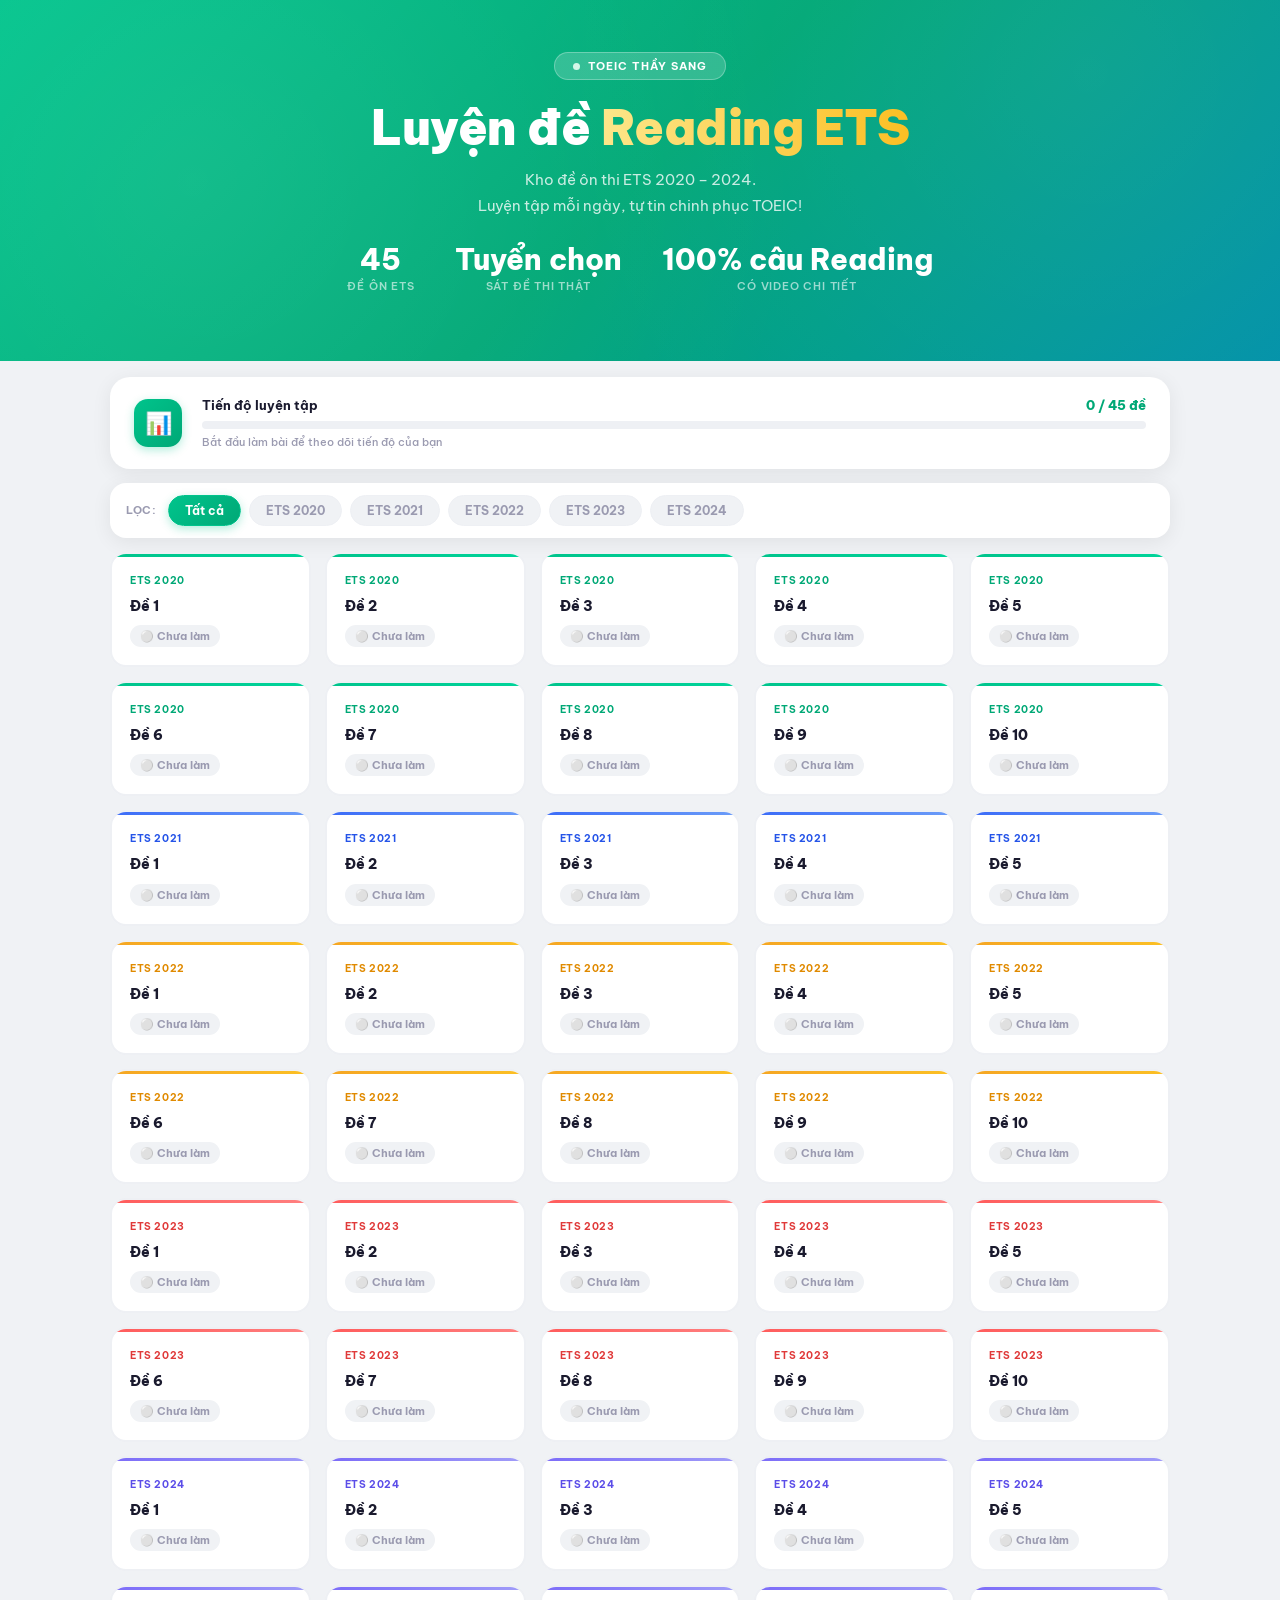
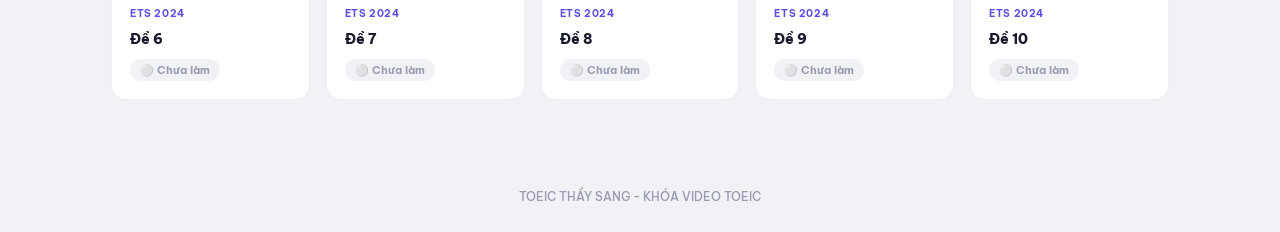
<file: index.html>
<!DOCTYPE html>
<html lang="vi">
<head>
  <meta charset="UTF-8"/>
  <meta name="viewport" content="width=device-width, initial-scale=1.0"/>
  <title>Luyện đề Reading ETS</title>
  <link href="https://fonts.googleapis.com/css2?family=Be+Vietnam+Pro:wght@300;400;500;600;700;800;900&display=swap" rel="stylesheet"/>
  <style>
    *, *::before, *::after { box-sizing: border-box; margin: 0; padding: 0; }

    body {
      font-family: 'Be Vietnam Pro', 'Segoe UI', sans-serif;
      background: #f0f2f5;
      color: #1a1a2e;
      min-height: 100vh;
    }

    /* ===== HERO ===== */
    .hero {
      background: linear-gradient(135deg, #00c48c 0%, #00a876 50%, #0091a8 100%);
      padding: 52px 24px 68px;
      text-align: center;
      position: relative;
      overflow: hidden;
    }

    .hero::before {
      content: '';
      position: absolute;
      inset: 0;
      background-image:
        radial-gradient(circle at 15% 50%, rgba(255,255,255,0.08) 0%, transparent 55%),
        radial-gradient(circle at 85% 20%, rgba(255,255,255,0.06) 0%, transparent 50%);
    }

    .hero-inner { position: relative; z-index: 1; max-width: 620px; margin: 0 auto; }

    .hero-badge {
      display: inline-flex;
      align-items: center;
      gap: 8px;
      background: rgba(255,255,255,0.18);
      border: 1px solid rgba(255,255,255,0.28);
      border-radius: 100px;
      padding: 6px 18px;
      font-size: 11px;
      font-weight: 700;
      color: #fff;
      letter-spacing: 1px;
      text-transform: uppercase;
      margin-bottom: 20px;
    }

    .hero-badge .dot {
      width: 7px; height: 7px;
      background: #d4f7e8;
      border-radius: 50%;
      animation: pulse 2s infinite;
    }

    @keyframes pulse {
      0%,100%{opacity:1;transform:scale(1)}
      50%{opacity:.5;transform:scale(1.4)}
    }

    .hero h1 {
      font-size: clamp(1.9rem, 5vw, 3rem);
      font-weight: 900;
      color: #fff;
      line-height: 1.15;
      letter-spacing: -0.5px;
      margin-bottom: 12px;
    }

    .hero h1 .hl {
      background: linear-gradient(90deg, #fde68a, #fbbf24);
      -webkit-background-clip: text;
      -webkit-text-fill-color: transparent;
      background-clip: text;
    }

    .hero p { font-size: 15px; color: rgba(255,255,255,0.78); line-height: 1.7; }

    .hero-stats { display: flex; justify-content: center; gap: 40px; margin-top: 28px; }
    .hero-stat .num { font-size: 1.8rem; font-weight: 800; color: #fff; line-height: 1; }
    .hero-stat .lbl { font-size: 11px; font-weight: 600; color: rgba(255,255,255,.6); margin-top: 4px; text-transform: uppercase; letter-spacing: .8px; }

    /* ===== MAIN ===== */
    .main { max-width: 1100px; margin: 16px auto 60px; padding: 0 20px; }

    /* ===== PROGRESS ===== */
    .prog-card {
      background: #fff;
      border-radius: 20px;
      padding: 20px 24px;
      margin-bottom: 14px;
      box-shadow: 0 4px 20px rgba(0,0,0,.07);
      display: flex;
      align-items: center;
      gap: 20px;
    }

    .prog-icon {
      width: 48px; height: 48px;
      border-radius: 14px;
      background: linear-gradient(135deg, #00c48c, #00a876);
      display: flex; align-items: center; justify-content: center;
      font-size: 22px; flex-shrink: 0;
      box-shadow: 0 3px 10px rgba(0,196,140,.3);
    }

    .prog-info { flex: 1; min-width: 0; }

    .prog-top {
      display: flex;
      justify-content: space-between;
      align-items: center;
      margin-bottom: 8px;
    }

    .prog-title { font-size: 13px; font-weight: 700; color: #1a1a2e; }
    .prog-num   { font-size: 13px; font-weight: 800; color: #00a876; }

    .prog-bar {
      width: 100%; height: 8px;
      background: #eef0f4;
      border-radius: 99px;
      overflow: hidden;
    }

    .prog-fill {
      height: 100%;
      border-radius: 99px;
      background: linear-gradient(90deg, #00c48c, #00d49a);
      transition: width .5s ease;
      width: 0%;
    }

    .prog-sub { font-size: 11px; color: #9a9ab0; margin-top: 6px; font-weight: 500; }

    /* ===== CHIP BAR ===== */
    .chip-bar {
      background: #fff;
      border-radius: 16px;
      padding: 12px 16px;
      margin-bottom: 14px;
      box-shadow: 0 4px 20px rgba(0,0,0,.07);
      display: flex;
      gap: 8px;
      flex-wrap: wrap;
      align-items: center;
    }

    .chip-lbl { font-size: 11px; font-weight: 700; color: #9a9ab0; text-transform: uppercase; letter-spacing: .5px; margin-right: 4px; }

    .chip {
      padding: 7px 16px;
      border-radius: 99px;
      border: 1.5px solid #eef0f4;
      background: #f0f2f5;
      font-size: 12px;
      font-weight: 700;
      color: #9a9ab0;
      cursor: pointer;
      transition: all .18s;
      font-family: inherit;
    }

    .chip:hover { border-color: #00c48c; color: #00a876; background: #e6faf4; }

    .chip.on {
      background: linear-gradient(135deg, #00c48c, #00a876);
      color: #fff;
      border-color: #00c48c;
      box-shadow: 0 3px 10px rgba(0,196,140,.3);
    }

    /* ===== TILE GRID ===== */
    .tile-grid { display: grid; grid-template-columns: repeat(5, 1fr); gap: 14px; }

    .tile {
      background: #fff;
      border-radius: 16px;
      border: 2px solid #eef0f4;
      padding: 20px 18px 18px;
      text-decoration: none;
      display: flex;
      flex-direction: column;
      gap: 10px;
      transition: all .2s;
      position: relative;
      overflow: hidden;
    }

    .tile::before {
      content: '';
      position: absolute;
      top: 0; left: 0; right: 0;
      height: 3px;
    }

    .tile[data-year="2020"]::before { background: linear-gradient(90deg,#00c48c,#00d49a); }
    .tile[data-year="2021"]::before { background: linear-gradient(90deg,#3b6cf8,#6b9cf8); }
    .tile[data-year="2022"]::before { background: linear-gradient(90deg,#f5a623,#fbbf24); }
    .tile[data-year="2023"]::before { background: linear-gradient(90deg,#ff5c5c,#ff8080); }
    .tile[data-year="2024"]::before { background: linear-gradient(90deg,#7c6cf8,#a09cf8); }

    .tile:hover { transform: translateY(-3px); box-shadow: 0 8px 24px rgba(0,0,0,.1); }

    .tile[data-year="2020"]:hover { border-color: #00c48c; }
    .tile[data-year="2021"]:hover { border-color: #3b6cf8; }
    .tile[data-year="2022"]:hover { border-color: #f5a623; }
    .tile[data-year="2023"]:hover { border-color: #ff5c5c; }
    .tile[data-year="2024"]:hover { border-color: #7c6cf8; }

    .tile.hidden { display: none; }

    .tile-year { font-size: 10px; font-weight: 700; text-transform: uppercase; letter-spacing: .6px; }
    .tile[data-year="2020"] .tile-year { color: #00a876; }
    .tile[data-year="2021"] .tile-year { color: #2554e8; }
    .tile[data-year="2022"] .tile-year { color: #e08a00; }
    .tile[data-year="2023"] .tile-year { color: #e03a3a; }
    .tile[data-year="2024"] .tile-year { color: #5b4de8; }

    .tile-name { font-size: 14px; font-weight: 800; color: #1a1a2e; line-height: 1.3; }

    .tile-badge {
      display: inline-flex;
      align-items: center;
      gap: 5px;
      padding: 4px 10px;
      border-radius: 99px;
      font-size: 11px;
      font-weight: 700;
      cursor: pointer;
      width: fit-content;
      user-select: none;
      border: none;
      font-family: inherit;
      transition: all .18s;
    }

    .tile-badge:hover { opacity: .8; transform: scale(1.05); }
    .tile-badge.chua   { background: #f0f2f5; color: #9a9ab0; }
    .tile-badge.done   { background: #e6faf4; color: #00a876; }
    .tile-badge.review { background: #fff8e6; color: #e08a00; }

    /* ===== FOOTER ===== */
    .footer { text-align: center; padding: 28px 24px; font-size: 12px; color: #9a9ab0; font-weight: 500; }

    /* ===== RESPONSIVE ===== */
    @media (max-width: 680px) {
      .hero { padding: 40px 20px 80px; }
      .hero-stats { gap: 24px; }
      .prog-card { flex-direction: column; align-items: flex-start; gap: 12px; }
      .tile-grid { grid-template-columns: repeat(auto-fill, minmax(140px, 1fr)); gap: 10px; }
    }

    @media (max-width: 380px) {
      .tile-grid { grid-template-columns: repeat(2, 1fr); }
    }
  </style>
</head>
<body>

<div class="hero">
  <div class="hero-inner">
    <div class="hero-badge"><span class="dot"></span>TOEIC THẦY SANG</div>
    <h1>Luyện đề <span class="hl">Reading ETS</span></h1>
    <p>Kho đề ôn thi ETS 2020 – 2024.<br>Luyện tập mỗi ngày, tự tin chinh phục TOEIC!</p>
    <div class="hero-stats">
      <div class="hero-stat"><div class="num">45</div><div class="lbl">Đề ôn ETS</div></div>
      <div class="hero-stat"><div class="num">Tuyển chọn</div><div class="lbl">Sát đề thi thật</div></div>
      <div class="hero-stat"><div class="num">100% câu Reading</div><div class="lbl">Có video chi tiết</div></div>
    </div>
  </div>
</div>

<div class="main">

  <!-- Progress -->
  <div class="prog-card">
    <div class="prog-icon">📊</div>
    <div class="prog-info">
      <div class="prog-top">
        <span class="prog-title">Tiến độ luyện tập</span>
        <span class="prog-num" id="progNum">0 / 45 đề</span>
      </div>
      <div class="prog-bar"><div class="prog-fill" id="progFill"></div></div>
      <div class="prog-sub" id="progSub">Bắt đầu làm bài để theo dõi tiến độ của bạn</div>
    </div>
  </div>

  <!-- Chips -->
  <div class="chip-bar">
    <span class="chip-lbl">Lọc:</span>
    <button class="chip on" data-y="all"  onclick="setYear('all')" >Tất cả</button>
    <button class="chip"    data-y="2020" onclick="setYear('2020')">ETS 2020</button>
    <button class="chip"    data-y="2021" onclick="setYear('2021')">ETS 2021</button>
    <button class="chip"    data-y="2022" onclick="setYear('2022')">ETS 2022</button>
    <button class="chip"    data-y="2023" onclick="setYear('2023')">ETS 2023</button>
    <button class="chip"    data-y="2024" onclick="setYear('2024')">ETS 2024</button>
  </div>

  <!-- Tiles -->
  <div class="tile-grid" id="grid"></div>

</div>

<div class="footer">TOEIC THẦY SANG - KHÓA VIDEO TOEIC</div>

<script>
var EXAMS = [
  {year:"2020",name:"Đề 1", href:"2020/de1.html"},
  {year:"2020",name:"Đề 2", href:"2020/de2.html"},
  {year:"2020",name:"Đề 3", href:"2020/de3.html"},
  {year:"2020",name:"Đề 4", href:"2020/de4.html"},
  {year:"2020",name:"Đề 5", href:"2020/de5.html"},
  {year:"2020",name:"Đề 6", href:"2020/de6.html"},
  {year:"2020",name:"Đề 7", href:"2020/de7.html"},
  {year:"2020",name:"Đề 8", href:"2020/de8.html"},
  {year:"2020",name:"Đề 9", href:"2020/de9.html"},
  {year:"2020",name:"Đề 10",href:"2020/de10.html"},
  {year:"2021",name:"Đề 1", href:"2021/de1.html"},
  {year:"2021",name:"Đề 2", href:"2021/de2.html"},
  {year:"2021",name:"Đề 3", href:"2021/de3.html"},
  {year:"2021",name:"Đề 4", href:"2021/de4.html"},
  {year:"2021",name:"Đề 5", href:"2021/de5.html"},
  {year:"2022",name:"Đề 1", href:"2022/de1.html"},
  {year:"2022",name:"Đề 2", href:"2022/de2.html"},
  {year:"2022",name:"Đề 3", href:"2022/de3.html"},
  {year:"2022",name:"Đề 4", href:"2022/de4.html"},
  {year:"2022",name:"Đề 5", href:"2022/de5.html"},
  {year:"2022",name:"Đề 6", href:"2022/de6.html"},
  {year:"2022",name:"Đề 7", href:"2022/de7.html"},
  {year:"2022",name:"Đề 8", href:"2022/de8.html"},
  {year:"2022",name:"Đề 9", href:"2022/de9.html"},
  {year:"2022",name:"Đề 10",href:"2022/de10.html"},
  {year:"2023",name:"Đề 1", href:"2023/de1.html"},
  {year:"2023",name:"Đề 2", href:"2023/de2.html"},
  {year:"2023",name:"Đề 3", href:"2023/de3.html"},
  {year:"2023",name:"Đề 4", href:"2023/de4.html"},
  {year:"2023",name:"Đề 5", href:"2023/de5.html"},
  {year:"2023",name:"Đề 6", href:"2023/de6.html"},
  {year:"2023",name:"Đề 7", href:"2023/de7.html"},
  {year:"2023",name:"Đề 8", href:"2023/de8.html"},
  {year:"2023",name:"Đề 9", href:"2023/de9.html"},
  {year:"2023",name:"Đề 10",href:"2023/de10.html"},
  {year:"2024",name:"Đề 1", href:"2024/de1.html"},
  {year:"2024",name:"Đề 2", href:"2024/de2.html"},
  {year:"2024",name:"Đề 3", href:"2024/de3.html"},
  {year:"2024",name:"Đề 4", href:"2024/de4.html"},
  {year:"2024",name:"Đề 5", href:"2024/de5.html"},
  {year:"2024",name:"Đề 6", href:"2024/de6.html"},
  {year:"2024",name:"Đề 7", href:"2024/de7.html"},
  {year:"2024",name:"Đề 8", href:"2024/de8.html"},
  {year:"2024",name:"Đề 9", href:"2024/de9.html"},
  {year:"2024",name:"Đề 10",href:"2024/de10.html"},
];

var TOTAL = EXAMS.length;
var CYCLE = ["chua","done","review"];
var ICON  = {chua:"⚪",done:"✅",review:"🔁"};
var LABEL = {chua:"Chưa làm",done:"Đã làm",review:"Xem lại"};
var curYear = "all";

function key(e){ return "ts_"+e.year+"_"+e.name.replace(/\s/g,"_"); }
function getSt(e){ return localStorage.getItem(key(e))||"chua"; }
function setSt(e,s){ localStorage.setItem(key(e),s); }

function updateProgress(){
  var done = EXAMS.filter(function(e){return getSt(e)==="done";}).length;
  var pct  = Math.round(done/TOTAL*100);
  document.getElementById("progNum").textContent  = done+" / "+TOTAL+" đề";
  document.getElementById("progFill").style.width = pct+"%";
  var sub = document.getElementById("progSub");
  if(done===0)      sub.textContent="Bắt đầu làm bài để theo dõi tiến độ của bạn";
  else if(done===TOTAL) sub.textContent="🎉 Tuyệt vời! Bạn đã hoàn thành tất cả đề!";
  else              sub.textContent="Còn "+(TOTAL-done)+" đề chưa làm — cố lên!";
}

function renderTiles(){
  var grid = document.getElementById("grid");
  grid.innerHTML = "";
  var list = curYear==="all" ? EXAMS : EXAMS.filter(function(e){return e.year===curYear;});

  list.forEach(function(exam){
    var st = getSt(exam);

    var tile = document.createElement("a");
    tile.className = "tile";
    tile.href = exam.href;
    tile.dataset.year = exam.year;

    var yr = document.createElement("div");
    yr.className = "tile-year";
    yr.textContent = "ETS "+exam.year;

    var nm = document.createElement("div");
    nm.className = "tile-name";
    nm.textContent = exam.name;

    var badge = document.createElement("button");
    badge.className = "tile-badge "+st;
    badge.textContent = ICON[st]+" "+LABEL[st];

    badge.addEventListener("click",function(e){
      e.preventDefault();
      e.stopPropagation();
      var cur  = getSt(exam);
      var next = CYCLE[(CYCLE.indexOf(cur)+1)%CYCLE.length];
      setSt(exam,next);
      badge.className = "tile-badge "+next;
      badge.textContent = ICON[next]+" "+LABEL[next];
      updateProgress();
    });

    tile.appendChild(yr);
    tile.appendChild(nm);
    tile.appendChild(badge);
    grid.appendChild(tile);
  });
}

window.setYear = function(y){
  curYear = y;
  document.querySelectorAll(".chip").forEach(function(c){
    c.classList.toggle("on", c.dataset.y===y);
  });
  renderTiles();
};

renderTiles();
updateProgress();
</script>
</body>
</html>
</file>
